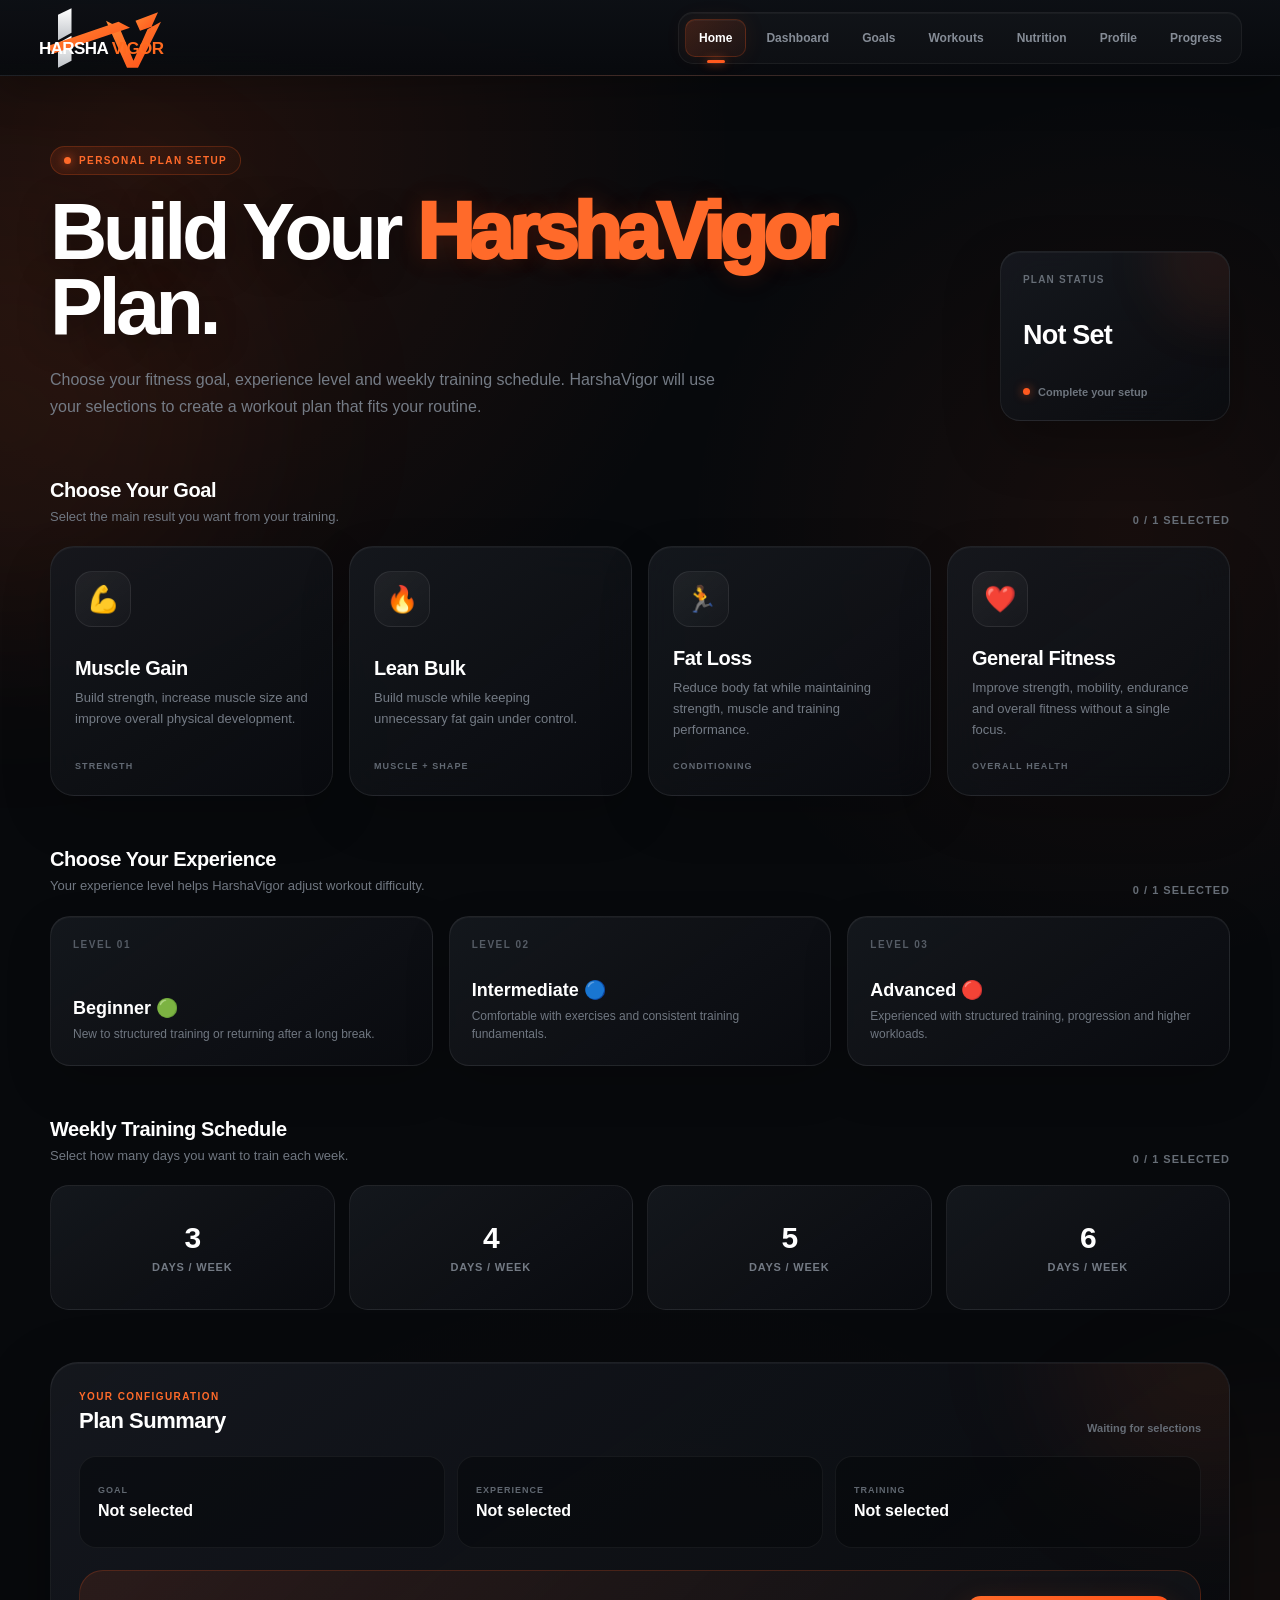
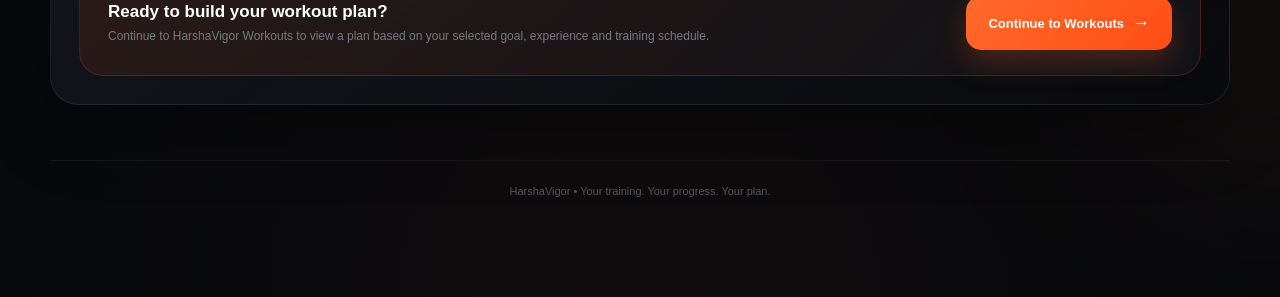
<file: home.html>
<!DOCTYPE html>
<html lang="en">
<head>
    <meta charset="UTF-8">

    <meta
        name="viewport"
        content="width=device-width, initial-scale=1.0"
    >

    <title>HarshaVigor - Setup Your Plan</title>

    <style>
        * {
            box-sizing: border-box;
            margin: 0;
            padding: 0;
        }

        html {
            scroll-behavior: smooth;
        }

        body {
            min-height: 100vh;
            width: 100%;
            margin: 0;

            font-family:
                Inter,
                -apple-system,
                BlinkMacSystemFont,
                "Segoe UI",
                Roboto,
                Arial,
                sans-serif;

            background:
                radial-gradient(
                    circle at 12% 8%,
                    rgba(255, 90, 31, 0.11),
                    transparent 28%
                ),
                radial-gradient(
                    circle at 88% 28%,
                    rgba(255, 90, 31, 0.065),
                    transparent 25%
                ),
                radial-gradient(
                    circle at 50% 100%,
                    rgba(255, 90, 31, 0.035),
                    transparent 32%
                ),
                #07090c;

            color: #ffffff;
            overflow-x: hidden;
        }

        button,
        input,
        select {
            font: inherit;
        }

        button {
            border: 0;
        }

        /* =========================================================
           NAVIGATION
        ========================================================= */

        header {
            position: relative;
            z-index: 1000;

            width: 100%;
            min-height: 76px;

            display: flex;
            align-items: center;

            padding: 0 38px;

            background:
                linear-gradient(
                    180deg,
                    rgba(13, 16, 21, 0.97),
                    rgba(8, 10, 14, 0.93)
                );

            border-bottom: 1px solid rgba(255, 255, 255, 0.07);

            box-shadow:
                0 12px 40px rgba(0, 0, 0, 0.28);

            backdrop-filter: blur(20px);
            -webkit-backdrop-filter: blur(20px);
        }

        header::after {
            content: "";

            position: absolute;
            left: 0;
            right: 0;
            bottom: -1px;

            height: 1px;

            background:
                linear-gradient(
                    90deg,
                    transparent,
                    rgba(255, 90, 31, 0.15),
                    transparent
                );

            pointer-events: none;
        }

        /* =========================================================
           PREMIUM INLINE LOGO
        ========================================================= */

        .brand-logo {
            width: 215px;
            height: 64px;

            display: flex;
            align-items: center;

            flex-shrink: 0;

            overflow: visible;
        }

        .brand-logo svg {
            width: 100%;
            height: 100%;

            display: block;

            overflow: visible;
        }

        .brand-logo-mark {
            transform-origin: center;
            transition: transform 0.3s ease;
        }

        .brand-logo:hover .brand-logo-mark {
            transform: scale(1.04);
        }

        /* =========================================================
           NAV LINKS
        ========================================================= */

        .nav-links {
            margin-left: auto;

            display: flex;
            align-items: center;
            gap: 7px;

            padding: 6px;

            border: 1px solid rgba(255, 255, 255, 0.055);
            border-radius: 15px;

            background: rgba(255, 255, 255, 0.025);

            box-shadow:
                inset 0 1px 0 rgba(255, 255, 255, 0.035);
        }

        .nav-links a {
            position: relative;

            display: flex;
            align-items: center;

            min-height: 38px;

            padding: 0 13px;

            border-radius: 10px;

            color: #858c96;

            text-decoration: none;

            font-size: 12px;
            font-weight: 700;

            white-space: nowrap;

            transition:
                color 0.25s ease,
                background 0.25s ease,
                box-shadow 0.25s ease,
                transform 0.25s ease;
        }

        .nav-links a:hover {
            color: #ffffff;

            background: rgba(255, 255, 255, 0.055);

            transform: translateY(-1px);
        }

        .nav-links a.active {
            color: #ffffff;

            background:
                linear-gradient(
                    135deg,
                    rgba(255, 90, 31, 0.19),
                    rgba(255, 90, 31, 0.06)
                );

            border: 1px solid rgba(255, 90, 31, 0.20);

            box-shadow:
                0 0 22px rgba(255, 90, 31, 0.08),
                inset 0 1px 0 rgba(255, 255, 255, 0.04);
        }

        .nav-links a.active::after {
            content: "";

            position: absolute;

            left: 50%;
            bottom: -7px;

            width: 18px;
            height: 3px;

            transform: translateX(-50%);

            border-radius: 999px;

            background: #ff5a1f;

            box-shadow:
                0 0 10px rgba(255, 90, 31, 0.7);
        }

        /* =========================================================
           MOBILE MENU
        ========================================================= */

        .mobile-menu-button {
            display: none;

            align-items: center;
            justify-content: center;

            width: 44px;
            height: 44px;

            margin-left: auto;

            background: rgba(255, 255, 255, 0.035);

            border: 1px solid rgba(255, 255, 255, 0.09);
            border-radius: 12px;

            color: #ffffff;

            font-size: 21px;

            cursor: pointer;
        }

        /* =========================================================
           PAGE
        ========================================================= */

        .setup-page {
            position: relative;

            min-height: calc(100vh - 76px);

            padding: 70px 24px 100px;

            width: 100%;

            overflow: hidden;
        }

        .setup-page::before {
            content: "";

            position: absolute;

            width: 440px;
            height: 440px;

            top: 120px;
            left: -210px;

            border-radius: 50%;

            background: rgba(255, 90, 31, 0.075);

            filter: blur(105px);

            pointer-events: none;
        }

        .setup-page::after {
            content: "";

            position: absolute;

            width: 390px;
            height: 390px;

            right: -190px;
            bottom: 80px;

            border-radius: 50%;

            background: rgba(255, 120, 45, 0.05);

            filter: blur(105px);

            pointer-events: none;
        }

        .setup-container {
            position: relative;

            z-index: 2;

            width: min(1180px, calc(100% - 10px));

            max-width: 1180px;

            margin: 0 auto;
        }

        /* =========================================================
           HERO
        ========================================================= */

        .setup-hero {
            display: grid;

            grid-template-columns:
                minmax(0, 1fr)
                230px;

            gap: 40px;

            align-items: end;

            margin-bottom: 58px;
        }

        .hero-content {
            max-width: 800px;
        }

        .hero-label {
            display: inline-flex;
            align-items: center;
            gap: 8px;

            margin-bottom: 20px;

            padding: 8px 13px;

            border: 1px solid rgba(255, 90, 31, 0.22);

            border-radius: 999px;

            background:
                linear-gradient(
                    135deg,
                    rgba(255, 90, 31, 0.13),
                    rgba(255, 90, 31, 0.035)
                );

            color: #ff6a2a;

            font-size: 10px;
            font-weight: 850;

            letter-spacing: 1.4px;

            text-transform: uppercase;
        }

        .hero-label::before {
            content: "";

            width: 7px;
            height: 7px;

            border-radius: 50%;

            background: #ff6a2a;

            box-shadow:
                0 0 10px rgba(255, 90, 31, 0.85);
        }

        /* =========================================================
           PREMIUM HERO TITLE
        ========================================================= */

        .setup-title {
            max-width: 950px;

            margin: 0 0 22px;

            font-size: clamp(52px, 6.2vw, 82px);

            line-height: 0.94;

            font-weight: 900;

            letter-spacing: -4.5px;

            color: #ffffff;

            text-shadow:
                0 6px 35px rgba(0, 0, 0, 0.38);
        }

        .brand-title {
            display: inline-block;

            color: #ff6a2a;

            font-weight: 950;

            letter-spacing: -5px;

            text-shadow:
                0 0 25px rgba(255, 90, 31, 0.15),
                0 0 55px rgba(255, 90, 31, 0.06);
        }

        .hero-content > p {
            max-width: 680px;

            color: #747b85;

            font-size: 16px;

            line-height: 1.7;
        }

        /* =========================================================
           STATUS
        ========================================================= */

        .hero-status {
            position: relative;

            min-height: 170px;

            padding: 22px;

            display: flex;
            flex-direction: column;
            justify-content: space-between;

            border: 1px solid rgba(255, 255, 255, 0.075);

            border-radius: 20px;

            background:
                linear-gradient(
                    145deg,
                    rgba(22, 25, 31, 0.92),
                    rgba(10, 12, 16, 0.82)
                );

            box-shadow:
                0 22px 55px rgba(0, 0, 0, 0.28),
                inset 0 1px 0 rgba(255, 255, 255, 0.045);

            backdrop-filter: blur(20px);
            -webkit-backdrop-filter: blur(20px);

            overflow: hidden;
        }

        .hero-status::before {
            content: "";

            position: absolute;

            width: 130px;
            height: 130px;

            right: -55px;
            top: -55px;

            border-radius: 50%;

            background: rgba(255, 90, 31, 0.07);

            filter: blur(25px);
        }

        .status-label {
            position: relative;
            z-index: 2;

            color: #666d76;

            font-size: 10px;
            font-weight: 800;

            letter-spacing: 1.2px;

            text-transform: uppercase;
        }

        .status-value {
            position: relative;
            z-index: 2;

            font-size: 27px;
            font-weight: 850;

            letter-spacing: -0.8px;

            color: #ffffff;
        }

        .status-bottom {
            position: relative;
            z-index: 2;

            display: flex;
            align-items: center;
            gap: 8px;

            color: #6e757e;

            font-size: 11px;
            font-weight: 600;
        }

        .status-dot {
            width: 7px;
            height: 7px;

            border-radius: 50%;

            background: #ff5a1f;

            box-shadow:
                0 0 10px rgba(255, 90, 31, 0.7);
        }

        /* =========================================================
           SECTIONS
        ========================================================= */

        .setup-section {
            margin-bottom: 52px;
        }

        .section-heading {
            display: flex;

            justify-content: space-between;
            align-items: end;

            gap: 20px;

            margin-bottom: 20px;
        }

        .section-heading h2 {
            margin: 0;

            font-size: 20px;

            letter-spacing: -0.4px;

            font-weight: 800;

            color: #ffffff;
        }

        .section-heading p {
            margin-top: 5px;

            color: #707781;

            font-size: 13px;

            line-height: 1.5;
        }

        .section-counter {
            color: #666d76;

            font-size: 11px;

            font-weight: 700;

            letter-spacing: 1px;

            text-transform: uppercase;

            white-space: nowrap;
        }

        /* =========================================================
           OPTION GRID
        ========================================================= */

        .option-grid {
            display: grid;

            grid-template-columns:
                repeat(4, minmax(0, 1fr));

            gap: 16px;
        }

        .option-card {
            position: relative;

            min-width: 0;
            min-height: 245px;

            padding: 24px;

            display: flex;
            flex-direction: column;

            justify-content: space-between;

            border: 1px solid rgba(255, 255, 255, 0.075);

            border-radius: 24px;

            background:
                linear-gradient(
                    145deg,
                    rgba(22, 25, 31, 0.88),
                    rgba(10, 12, 16, 0.80)
                );

            box-shadow:
                0 20px 50px rgba(0, 0, 0, 0.20),
                inset 0 1px 0 rgba(255, 255, 255, 0.035);

            backdrop-filter: blur(20px);
            -webkit-backdrop-filter: blur(20px);

            cursor: pointer;

            overflow: hidden;

            transition:
                transform 0.28s ease,
                border-color 0.28s ease,
                box-shadow 0.28s ease;
        }

        .option-card::before {
            content: "";

            position: absolute;

            width: 150px;
            height: 150px;

            right: -70px;
            top: -70px;

            border-radius: 50%;

            background: rgba(255, 90, 31, 0);

            filter: blur(30px);

            transition: background 0.3s ease;
        }

        .option-card:hover {
            transform: translateY(-7px);

            border-color: rgba(255, 90, 31, 0.28);

            box-shadow:
                0 25px 60px rgba(0, 0, 0, 0.32),
                0 0 30px rgba(255, 90, 31, 0.07),
                inset 0 1px 0 rgba(255, 255, 255, 0.05);
        }

        .option-card:hover::before {
            background: rgba(255, 90, 31, 0.08);
        }

        .option-card.selected {
            border-color: rgba(255, 90, 31, 0.55);

            background:
                linear-gradient(
                    145deg,
                    rgba(255, 90, 31, 0.13),
                    rgba(22, 25, 31, 0.90)
                );

            box-shadow:
                0 25px 70px rgba(0, 0, 0, 0.38),
                0 0 35px rgba(255, 90, 31, 0.10);
        }

        .option-card.selected::before {
            background: rgba(255, 90, 31, 0.12);
        }

        .option-top {
            position: relative;
            z-index: 2;

            display: flex;

            align-items: flex-start;

            justify-content: space-between;

            gap: 12px;
        }

        .option-icon {
            width: 56px;
            height: 56px;

            display: flex;

            align-items: center;
            justify-content: center;

            border-radius: 17px;

            border: 1px solid rgba(255, 255, 255, 0.07);

            background:
                linear-gradient(
                    145deg,
                    rgba(255, 255, 255, 0.055),
                    rgba(255, 255, 255, 0.018)
                );

            font-size: 26px;
        }

        .option-card:hover .option-icon,
        .option-card.selected .option-icon {
            border-color: rgba(255, 90, 31, 0.25);

            background:
                linear-gradient(
                    145deg,
                    rgba(255, 90, 31, 0.16),
                    rgba(255, 90, 31, 0.04)
                );
        }

        .check-badge {
            width: 27px;
            height: 27px;

            display: none;

            align-items: center;
            justify-content: center;

            border-radius: 50%;

            background: #ff5a1f;

            color: #ffffff;

            font-size: 13px;
            font-weight: 900;

            box-shadow:
                0 0 18px rgba(255, 90, 31, 0.38);
        }

        .option-card.selected .check-badge {
            display: flex;
        }

        .option-content {
            position: relative;
            z-index: 2;

            margin-top: 20px;
        }

        .option-content h3 {
            margin-bottom: 8px;

            color: #ffffff;

            font-size: 20px;

            line-height: 1.15;

            letter-spacing: -0.45px;

            font-weight: 820;
        }

        .option-content p {
            color: #747b85;

            font-size: 13px;

            line-height: 1.6;
        }

        .option-footer {
            position: relative;
            z-index: 2;

            display: flex;

            align-items: center;

            justify-content: space-between;

            gap: 10px;

            margin-top: 20px;
        }

        .option-tag {
            color: #626973;

            font-size: 9px;

            font-weight: 800;

            letter-spacing: 1.1px;

            text-transform: uppercase;
        }

        .selected-text {
            opacity: 0;

            color: #ff6a2a;

            font-size: 10px;

            font-weight: 850;

            letter-spacing: 0.8px;

            text-transform: uppercase;

            transition: opacity 0.2s ease;
        }

        .option-card.selected .selected-text {
            opacity: 1;
        }

        /* =========================================================
           EXPERIENCE
        ========================================================= */

        .experience-grid {
            display: grid;

            grid-template-columns:
                repeat(3, minmax(0, 1fr));

            gap: 16px;
        }

        .experience-card {
            position: relative;

            min-width: 0;
            min-height: 150px;

            padding: 22px;

            display: flex;

            flex-direction: column;

            justify-content: space-between;

            border-radius: 20px;

            border: 1px solid rgba(255, 255, 255, 0.075);

            background:
                linear-gradient(
                    145deg,
                    rgba(22, 25, 31, 0.88),
                    rgba(10, 12, 16, 0.80)
                );

            box-shadow:
                0 18px 45px rgba(0, 0, 0, 0.18),
                inset 0 1px 0 rgba(255, 255, 255, 0.035);

            cursor: pointer;

            transition:
                transform 0.25s ease,
                border-color 0.25s ease,
                box-shadow 0.25s ease;
        }

        .experience-card:hover {
            transform: translateY(-5px);

            border-color: rgba(255, 90, 31, 0.25);

            box-shadow:
                0 24px 55px rgba(0, 0, 0, 0.30),
                0 0 25px rgba(255, 90, 31, 0.06);
        }

        .experience-card.selected {
            border-color: rgba(255, 90, 31, 0.55);

            background:
                linear-gradient(
                    145deg,
                    rgba(255, 90, 31, 0.12),
                    rgba(18, 21, 27, 0.92)
                );
        }

        .experience-number {
            color: #555c65;

            font-size: 10px;

            font-weight: 850;

            letter-spacing: 1.5px;
        }

        .experience-card h3 {
            margin-top: 12px;

            color: #ffffff;

            font-size: 18px;

            font-weight: 800;
        }

        .experience-card p {
            margin-top: 6px;

            color: #707781;

            font-size: 12px;

            line-height: 1.5;
        }

        /* =========================================================
           TRAINING DAYS
        ========================================================= */

        .days-grid {
            display: grid;

            grid-template-columns:
                repeat(4, minmax(0, 1fr));

            gap: 14px;
        }

        .day-card {
            position: relative;

            min-width: 0;
            min-height: 125px;

            padding: 20px;

            display: flex;

            flex-direction: column;

            align-items: center;

            justify-content: center;

            text-align: center;

            border-radius: 19px;

            border: 1px solid rgba(255, 255, 255, 0.075);

            background:
                linear-gradient(
                    145deg,
                    rgba(22, 25, 31, 0.88),
                    rgba(10, 12, 16, 0.80)
                );

            cursor: pointer;

            transition:
                transform 0.25s ease,
                border-color 0.25s ease,
                box-shadow 0.25s ease;
        }

        .day-card:hover {
            transform: translateY(-5px);

            border-color: rgba(255, 90, 31, 0.28);
        }

        .day-card.selected {
            border-color: rgba(255, 90, 31, 0.55);

            background:
                linear-gradient(
                    145deg,
                    rgba(255, 90, 31, 0.14),
                    rgba(18, 21, 27, 0.92)
                );
        }

        .day-number {
            color: #ffffff;

            font-size: 30px;

            font-weight: 850;

            line-height: 1;

            letter-spacing: -1px;
        }

        .day-label {
            margin-top: 8px;

            color: #737a84;

            font-size: 11px;

            font-weight: 700;

            text-transform: uppercase;

            letter-spacing: 0.8px;
        }

        .day-card.selected .day-label {
            color: #ff6a2a;
        }

        /* =========================================================
           SUMMARY
        ========================================================= */

        .summary-panel {
            position: relative;

            margin-top: 8px;

            padding: 28px;

            border-radius: 28px;

            border: 1px solid rgba(255, 255, 255, 0.075);

            background:
                linear-gradient(
                    145deg,
                    rgba(22, 25, 31, 0.92),
                    rgba(8, 10, 14, 0.88)
                );

            box-shadow:
                0 25px 70px rgba(0, 0, 0, 0.32),
                inset 0 1px 0 rgba(255, 255, 255, 0.045);

            overflow: hidden;
        }

        .summary-panel::before {
            content: "";

            position: absolute;

            width: 300px;
            height: 300px;

            right: -130px;
            top: -160px;

            border-radius: 50%;

            background: rgba(255, 90, 31, 0.075);

            filter: blur(65px);
        }

        .summary-header {
            position: relative;
            z-index: 2;

            display: flex;

            align-items: flex-end;

            justify-content: space-between;

            gap: 20px;

            margin-bottom: 22px;
        }

        .summary-header p {
            color: #ff6a2a;

            font-size: 10px;

            font-weight: 850;

            letter-spacing: 1.4px;

            text-transform: uppercase;

            margin-bottom: 6px;
        }

        .summary-header h2 {
            color: #ffffff;

            font-size: 22px;

            font-weight: 820;

            letter-spacing: -0.5px;
        }

        .summary-header span {
            color: #656c75;

            font-size: 11px;

            font-weight: 700;
        }

        .summary-grid {
            position: relative;
            z-index: 2;

            display: grid;

            grid-template-columns:
                repeat(3, minmax(0, 1fr));

            gap: 12px;
        }

        .summary-item {
            min-width: 0;
            min-height: 92px;

            padding: 18px;

            display: flex;

            flex-direction: column;

            justify-content: center;

            border-radius: 17px;

            border: 1px solid rgba(255, 255, 255, 0.055);

            background: rgba(5, 7, 10, 0.48);
        }

        .summary-item span {
            color: #606770;

            font-size: 9px;

            font-weight: 800;

            letter-spacing: 1px;

            text-transform: uppercase;

            margin-bottom: 7px;
        }

        .summary-item strong {
            color: #ffffff;

            font-size: 16px;

            font-weight: 800;

            word-break: break-word;
        }

        /* =========================================================
           CTA
        ========================================================= */

        .action-bar {
            position: relative;

            margin-top: 22px;

            padding: 25px 28px;

            display: flex;

            align-items: center;

            justify-content: space-between;

            gap: 25px;

            border-radius: 24px;

            border: 1px solid rgba(255, 90, 31, 0.20);

            background:
                linear-gradient(
                    135deg,
                    rgba(255, 90, 31, 0.105),
                    rgba(17, 20, 25, 0.88)
                );
        }

        .action-copy {
            max-width: 620px;
        }

        .action-copy h3 {
            color: #ffffff;

            font-size: 17px;

            font-weight: 800;

            margin-bottom: 5px;
        }

        .action-copy p {
            color: #737a84;

            font-size: 12px;

            line-height: 1.55;
        }

        .continue-button {
            min-width: 205px;

            min-height: 54px;

            padding: 0 22px;

            display: inline-flex;

            align-items: center;
            justify-content: center;

            gap: 9px;

            border-radius: 15px;

            background:
                linear-gradient(
                    135deg,
                    #ff6a2a,
                    #ff4d16
                );

            color: #ffffff;

            font-size: 13px;

            font-weight: 850;

            cursor: pointer;

            box-shadow:
                0 12px 30px rgba(255, 90, 31, 0.25);

            transition:
                transform 0.25s ease,
                box-shadow 0.25s ease;
        }

        .continue-button:hover {
            transform: translateY(-3px);

            box-shadow:
                0 18px 38px rgba(255, 90, 31, 0.32);
        }

        .continue-arrow {
            font-size: 17px;

            transition: transform 0.25s ease;
        }

        .continue-button:hover .continue-arrow {
            transform: translateX(4px);
        }

        /* =========================================================
           FOOTER
        ========================================================= */

        .page-footer {
            margin-top: 55px;

            padding-top: 24px;

            border-top: 1px solid rgba(255, 255, 255, 0.055);

            text-align: center;

            color: #4f565f;

            font-size: 11px;
        }

        /* =========================================================
           RESPONSIVE
        ========================================================= */

        @media screen and (max-width: 1050px) {

            .option-grid {
                grid-template-columns:
                    repeat(2, minmax(0, 1fr));
            }

            .setup-hero {
                grid-template-columns:
                    minmax(0, 1fr)
                    205px;
            }

            .nav-links a {
                padding-left: 9px;
                padding-right: 9px;
            }
        }

        @media screen and (max-width: 820px) {

            header {
                min-height: 70px;
                padding: 0 20px;
            }

            .brand-logo {
                width: 185px;
                height: 60px;
            }

            .mobile-menu-button {
                display: flex;
            }

            .nav-links {
                display: none;

                position: absolute;

                top: calc(100% + 8px);

                left: 12px;
                right: 12px;

                flex-direction: column;

                align-items: stretch;

                gap: 5px;

                padding: 10px;

                margin: 0;

                border: 1px solid rgba(255, 255, 255, 0.08);

                border-radius: 18px;

                background:
                    linear-gradient(
                        145deg,
                        rgba(16, 19, 25, 0.99),
                        rgba(8, 10, 14, 0.99)
                    );

                box-shadow:
                    0 25px 70px rgba(0, 0, 0, 0.55);

                z-index: 10000;
            }

            .nav-links.mobile-open {
                display: flex;
            }

            .nav-links a {
                width: auto;

                min-height: 46px;

                padding: 0 15px;

                font-size: 13px;
            }

            .nav-links a.active::after {
                left: auto;
                right: 13px;
                bottom: 50%;

                width: 4px;
                height: 18px;

                transform: translateY(50%);
            }

            .setup-page {
                padding: 55px 18px 80px;
            }

            .setup-container {
                width: 100%;
            }

            .setup-hero {
                grid-template-columns: 1fr;

                gap: 24px;

                margin-bottom: 48px;
            }

            .hero-status {
                width: 100%;
                min-height: 145px;
            }

            .summary-grid {
                grid-template-columns:
                    repeat(3, minmax(0, 1fr));
            }
        }

        @media screen and (max-width: 620px) {

            header {
                min-height: 68px;
                padding: 0 16px;
            }

            .brand-logo {
                width: 165px;
                height: 57px;
            }

            .setup-page {
                padding: 45px 14px 65px;
            }

            .setup-title {
                font-size: clamp(42px, 13vw, 60px);
                letter-spacing: -3px;
            }

            .brand-title {
                letter-spacing: -3.4px;
            }

            .hero-content > p {
                font-size: 14px;
            }

            .section-heading {
                align-items: flex-start;
                flex-direction: column;
                gap: 8px;
            }

            .option-grid,
            .experience-grid {
                grid-template-columns: 1fr;
                gap: 13px;
            }

            .option-card {
                min-height: 215px;
                padding: 21px;
            }

            .experience-card {
                min-height: 125px;
            }

            .days-grid {
                grid-template-columns:
                    repeat(2, minmax(0, 1fr));

                gap: 12px;
            }

            .day-card {
                min-height: 115px;
            }

            .summary-panel {
                padding: 21px;
                border-radius: 23px;
            }

            .summary-header {
                align-items: flex-start;
                flex-direction: column;
                gap: 7px;
            }

            .summary-grid {
                grid-template-columns: 1fr;
                gap: 10px;
            }

            .summary-item {
                min-height: 78px;
            }

            .action-bar {
                padding: 21px;

                align-items: stretch;
                flex-direction: column;

                gap: 18px;

                border-radius: 22px;
            }

            .continue-button {
                width: 100%;
                min-width: 0;
            }
        }

        @media screen and (max-width: 390px) {

            .brand-logo {
                width: 150px;
            }

            .days-grid {
                grid-template-columns: 1fr;
            }

            .setup-title {
                font-size: 42px;
            }
        }
    </style>
</head>

<body>

    <!-- =========================================================
         NAVIGATION
    ========================================================= -->

    <header>

        <!-- INLINE HARSHA VIGOR LOGO
             No PNG required -->
        <div class="brand-logo" aria-label="HarshaVigor">

            <svg
                viewBox="0 0 430 125"
                xmlns="http://www.w3.org/2000/svg"
                role="img"
                aria-label="HarshaVigor"
            >

                <defs>

                    <linearGradient
                        id="orangeLogo"
                        x1="0"
                        y1="0"
                        x2="1"
                        y2="1"
                    >
                        <stop
                            offset="0%"
                            stop-color="#ff8a35"
                        />

                        <stop
                            offset="100%"
                            stop-color="#ff4d16"
                        />
                    </linearGradient>

                    <linearGradient
                        id="whiteLogo"
                        x1="0"
                        y1="0"
                        x2="0"
                        y2="1"
                    >
                        <stop
                            offset="0%"
                            stop-color="#ffffff"
                        />

                        <stop
                            offset="100%"
                            stop-color="#bfc3c8"
                        />
                    </linearGradient>

                </defs>


                <!-- HV MARK -->

                <g
                    class="brand-logo-mark"
                    transform="translate(10 3)"
                >

                    <!-- H -->

                    <path
                        d="M30 13 L57 0 L57 49 L30 64 Z"
                        fill="url(#whiteLogo)"
                    />

                    <path
                        d="M30 70 L57 55 L57 105 L30 119 Z"
                        fill="url(#whiteLogo)"
                    />

                    <!-- V -->

                    <path
                        d="M126 25 L153 39 L181 105 L209 42 L236 27 L190 119 L168 119 Z"
                        fill="url(#orangeLogo)"
                    />

                    <!-- diagonal accent -->

                    <path
                        d="M8 76 L151 27 L174 39 L20 91 Z"
                        fill="url(#orangeLogo)"
                    />

                    <!-- arrow -->

                    <path
                        d="M185 25 L230 8 L211 50 L220 36 L194 45 Z"
                        fill="url(#orangeLogo)"
                    />

                </g>


                <!-- BRAND NAME -->

                <text
                    x="2"
                    y="94"
                    font-family="Arial, Helvetica, sans-serif"
                    font-size="34"
                    font-weight="900"
                    letter-spacing="-1.2"
                >
                    <tspan fill="#ffffff">
                        HARSHA
                    </tspan>

                    <tspan fill="#ff6a1f">
                        VIGOR
                    </tspan>
                </text>

            </svg>

        </div>


        <nav
            class="nav-links"
            id="mainNav"
        >
            <a href="home.html" class="active">
                Home
            </a>

            <a href="index.html">
                Dashboard
            </a>

            <a href="goals.html">
                Goals
            </a>

            <a href="workouts.html">
                Workouts
            </a>

            <a href="nutrition.html">
                Nutrition
            </a>

            <a href="profile.html">
                Profile
            </a>

            <a href="progress.html">
                Progress
            </a>
        </nav>


        <button
            type="button"
            class="mobile-menu-button"
            id="mobileMenuButton"
            aria-label="Open navigation"
            aria-expanded="false"
        >
            ☰
        </button>

    </header>


    <!-- =========================================================
         MAIN
    ========================================================= -->

    <main class="setup-page">

        <div class="setup-container">

            <!-- HERO -->

            <section class="setup-hero">

                <div class="hero-content">

                    <div class="hero-label">
                        Personal Plan Setup
                    </div>


                    <h1 class="setup-title">
                        Build Your
                        <span class="brand-title">
                            HarshaVigor
                        </span>
                        Plan.
                    </h1>


                    <p>
                        Choose your fitness goal, experience level and weekly
                        training schedule. HarshaVigor will use your selections
                        to create a workout plan that fits your routine.
                    </p>

                </div>


                <div class="hero-status">

                    <span class="status-label">
                        Plan Status
                    </span>

                    <strong
                        class="status-value"
                        id="planStatus"
                    >
                        Not Set
                    </strong>

                    <div class="status-bottom">

                        <span class="status-dot"></span>

                        <span id="statusDescription">
                            Complete your setup
                        </span>

                    </div>

                </div>

            </section>


            <!-- =====================================================
                 GOAL
            ====================================================== -->

            <section class="setup-section">

                <div class="section-heading">

                    <div>

                        <h2>
                            Choose Your Goal
                        </h2>

                        <p>
                            Select the main result you want from your training.
                        </p>

                    </div>

                    <span
                        class="section-counter"
                        id="goalCounter"
                    >
                        0 / 1 Selected
                    </span>

                </div>


                <div class="option-grid">

                    <div
                        class="option-card"
                        data-goal="Muscle Gain"
                        onclick="selectGoal('Muscle Gain', this)"
                    >

                        <div class="option-top">

                            <div class="option-icon">
                                💪
                            </div>

                            <div class="check-badge">
                                ✓
                            </div>

                        </div>

                        <div class="option-content">

                            <h3>
                                Muscle Gain
                            </h3>

                            <p>
                                Build strength, increase muscle size and
                                improve overall physical development.
                            </p>

                        </div>

                        <div class="option-footer">

                            <span class="option-tag">
                                Strength
                            </span>

                            <span class="selected-text">
                                Selected
                            </span>

                        </div>

                    </div>


                    <div
                        class="option-card"
                        data-goal="Lean Bulk"
                        onclick="selectGoal('Lean Bulk', this)"
                    >

                        <div class="option-top">

                            <div class="option-icon">
                                🔥
                            </div>

                            <div class="check-badge">
                                ✓
                            </div>

                        </div>

                        <div class="option-content">

                            <h3>
                                Lean Bulk
                            </h3>

                            <p>
                                Build muscle while keeping unnecessary
                                fat gain under control.
                            </p>

                        </div>

                        <div class="option-footer">

                            <span class="option-tag">
                                Muscle + Shape
                            </span>

                            <span class="selected-text">
                                Selected
                            </span>

                        </div>

                    </div>


                    <div
                        class="option-card"
                        data-goal="Fat Loss"
                        onclick="selectGoal('Fat Loss', this)"
                    >

                        <div class="option-top">

                            <div class="option-icon">
                                🏃
                            </div>

                            <div class="check-badge">
                                ✓
                            </div>

                        </div>

                        <div class="option-content">

                            <h3>
                                Fat Loss
                            </h3>

                            <p>
                                Reduce body fat while maintaining strength,
                                muscle and training performance.
                            </p>

                        </div>

                        <div class="option-footer">

                            <span class="option-tag">
                                Conditioning
                            </span>

                            <span class="selected-text">
                                Selected
                            </span>

                        </div>

                    </div>


                    <div
                        class="option-card"
                        data-goal="General Fitness"
                        onclick="selectGoal('General Fitness', this)"
                    >

                        <div class="option-top">

                            <div class="option-icon">
                                ❤️
                            </div>

                            <div class="check-badge">
                                ✓
                            </div>

                        </div>

                        <div class="option-content">

                            <h3>
                                General Fitness
                            </h3>

                            <p>
                                Improve strength, mobility, endurance and
                                overall fitness without a single focus.
                            </p>

                        </div>

                        <div class="option-footer">

                            <span class="option-tag">
                                Overall Health
                            </span>

                            <span class="selected-text">
                                Selected
                            </span>

                        </div>

                    </div>

                </div>

            </section>


            <!-- =====================================================
                 EXPERIENCE
            ====================================================== -->

            <section class="setup-section">

                <div class="section-heading">

                    <div>

                        <h2>
                            Choose Your Experience
                        </h2>

                        <p>
                            Your experience level helps HarshaVigor adjust
                            workout difficulty.
                        </p>

                    </div>

                    <span
                        class="section-counter"
                        id="levelCounter"
                    >
                        0 / 1 Selected
                    </span>

                </div>


                <div class="experience-grid">

                    <div
                        class="experience-card"
                        data-level="Beginner"
                        onclick="selectLevel('Beginner', this)"
                    >

                        <span class="experience-number">
                            LEVEL 01
                        </span>

                        <div>

                            <h3>
                                Beginner 🟢
                            </h3>

                            <p>
                                New to structured training or returning
                                after a long break.
                            </p>

                        </div>

                    </div>


                    <div
                        class="experience-card"
                        data-level="Intermediate"
                        onclick="selectLevel('Intermediate', this)"
                    >

                        <span class="experience-number">
                            LEVEL 02
                        </span>

                        <div>

                            <h3>
                                Intermediate 🔵
                            </h3>

                            <p>
                                Comfortable with exercises and consistent
                                training fundamentals.
                            </p>

                        </div>

                    </div>


                    <div
                        class="experience-card"
                        data-level="Advanced"
                        onclick="selectLevel('Advanced', this)"
                    >

                        <span class="experience-number">
                            LEVEL 03
                        </span>

                        <div>

                            <h3>
                                Advanced 🔴
                            </h3>

                            <p>
                                Experienced with structured training,
                                progression and higher workloads.
                            </p>

                        </div>

                    </div>

                </div>

            </section>


            <!-- =====================================================
                 TRAINING DAYS
            ====================================================== -->

            <section class="setup-section">

                <div class="section-heading">

                    <div>

                        <h2>
                            Weekly Training Schedule
                        </h2>

                        <p>
                            Select how many days you want to train each week.
                        </p>

                    </div>

                    <span
                        class="section-counter"
                        id="daysCounter"
                    >
                        0 / 1 Selected
                    </span>

                </div>


                <div class="days-grid">

                    <div
                        class="day-card"
                        data-days="3"
                        onclick="selectDays(3, this)"
                    >
                        <span class="day-number">
                            3
                        </span>

                        <span class="day-label">
                            Days / Week
                        </span>
                    </div>


                    <div
                        class="day-card"
                        data-days="4"
                        onclick="selectDays(4, this)"
                    >
                        <span class="day-number">
                            4
                        </span>

                        <span class="day-label">
                            Days / Week
                        </span>
                    </div>


                    <div
                        class="day-card"
                        data-days="5"
                        onclick="selectDays(5, this)"
                    >
                        <span class="day-number">
                            5
                        </span>

                        <span class="day-label">
                            Days / Week
                        </span>
                    </div>


                    <div
                        class="day-card"
                        data-days="6"
                        onclick="selectDays(6, this)"
                    >
                        <span class="day-number">
                            6
                        </span>

                        <span class="day-label">
                            Days / Week
                        </span>
                    </div>

                </div>

            </section>


            <!-- =====================================================
                 SUMMARY
            ====================================================== -->

            <section class="summary-panel">

                <div class="summary-header">

                    <div>

                        <p>
                            Your Configuration
                        </p>

                        <h2>
                            Plan Summary
                        </h2>

                    </div>

                    <span id="summaryStatus">
                        Waiting for selections
                    </span>

                </div>


                <div class="summary-grid">

                    <div class="summary-item">

                        <span>
                            Goal
                        </span>

                        <strong id="selectedGoal">
                            Not selected
                        </strong>

                    </div>


                    <div class="summary-item">

                        <span>
                            Experience
                        </span>

                        <strong id="selectedLevel">
                            Not selected
                        </strong>

                    </div>


                    <div class="summary-item">

                        <span>
                            Training
                        </span>

                        <strong id="selectedDays">
                            Not selected
                        </strong>

                    </div>

                </div>


                <div class="action-bar">

                    <div class="action-copy">

                        <h3>
                            Ready to build your workout plan?
                        </h3>

                        <p>
                            Continue to HarshaVigor Workouts to view a plan
                            based on your selected goal, experience and
                            training schedule.
                        </p>

                    </div>


                    <button
                        type="button"
                        class="continue-button"
                        onclick="continueToWorkout()"
                    >
                        Continue to Workouts

                        <span class="continue-arrow">
                            →
                        </span>

                    </button>

                </div>

            </section>


            <div class="page-footer">
                HarshaVigor • Your training. Your progress. Your plan.
            </div>

        </div>

    </main>


    <!-- =========================================================
         JAVASCRIPT
    ========================================================= -->

    <script>

        var selectedGoalValue = "";
        var selectedLevelValue = "";
        var selectedDaysValue = "";


        /* =========================================================
           MOBILE NAVIGATION
        ========================================================= */

        var mobileMenuButton =
            document.getElementById("mobileMenuButton");

        var mobileNav =
            document.getElementById("mainNav");


        if (mobileMenuButton && mobileNav) {

            mobileMenuButton.addEventListener(
                "click",
                function () {

                    mobileNav.classList.toggle("mobile-open");

                    var isOpen =
                        mobileNav.classList.contains("mobile-open");

                    mobileMenuButton.setAttribute(
                        "aria-expanded",
                        isOpen ? "true" : "false"
                    );

                    mobileMenuButton.textContent =
                        isOpen ? "×" : "☰";
                }
            );


            var navigationLinks =
                mobileNav.querySelectorAll("a");


            for (
                var i = 0;
                i < navigationLinks.length;
                i++
            ) {

                navigationLinks[i].addEventListener(
                    "click",
                    function () {

                        mobileNav.classList.remove(
                            "mobile-open"
                        );

                        mobileMenuButton.setAttribute(
                            "aria-expanded",
                            "false"
                        );

                        mobileMenuButton.textContent =
                            "☰";
                    }
                );
            }
        }


        /* =========================================================
           ACTIVE NAVIGATION
        ========================================================= */

        var currentPage =
            window.location.pathname
                .split("/")
                .pop()
                .toLowerCase();


        if (currentPage === "") {
            currentPage = "home.html";
        }


        var allNavigationLinks =
            document.querySelectorAll(".nav-links a");


        for (
            var navIndex = 0;
            navIndex < allNavigationLinks.length;
            navIndex++
        ) {

            var linkPage =
                allNavigationLinks[navIndex]
                    .getAttribute("href")
                    .toLowerCase();


            allNavigationLinks[navIndex]
                .classList.remove("active");


            if (linkPage === currentPage) {

                allNavigationLinks[navIndex]
                    .classList.add("active");
            }
        }


        /* =========================================================
           GOAL SELECTION
        ========================================================= */

        function selectGoal(goal, card) {

            selectedGoalValue = goal;


            var cards =
                document.querySelectorAll(
                    ".option-card"
                );


            for (
                var i = 0;
                i < cards.length;
                i++
            ) {

                cards[i].classList.remove(
                    "selected"
                );
            }


            if (card) {
                card.classList.add("selected");
            }


            localStorage.setItem(
                "fittrackGoal",
                goal
            );


            updateSummary();
        }


        /* =========================================================
           LEVEL SELECTION
        ========================================================= */

        function selectLevel(level, card) {

            selectedLevelValue = level;


            var cards =
                document.querySelectorAll(
                    ".experience-card"
                );


            for (
                var i = 0;
                i < cards.length;
                i++
            ) {

                cards[i].classList.remove(
                    "selected"
                );
            }


            if (card) {
                card.classList.add("selected");
            }


            localStorage.setItem(
                "fittrackLevel",
                level
            );


            updateSummary();
        }


        /* =========================================================
           TRAINING DAYS
        ========================================================= */

        function selectDays(days, card) {

            selectedDaysValue =
                String(days);


            var cards =
                document.querySelectorAll(
                    ".day-card"
                );


            for (
                var i = 0;
                i < cards.length;
                i++
            ) {

                cards[i].classList.remove(
                    "selected"
                );
            }


            if (card) {
                card.classList.add("selected");
            }


            localStorage.setItem(
                "fittrackDays",
                String(days)
            );


            updateSummary();
        }


        /* =========================================================
           SUMMARY
        ========================================================= */

        function updateSummary() {

            var goalElement =
                document.getElementById(
                    "selectedGoal"
                );

            var levelElement =
                document.getElementById(
                    "selectedLevel"
                );

            var daysElement =
                document.getElementById(
                    "selectedDays"
                );

            var goalCounter =
                document.getElementById(
                    "goalCounter"
                );

            var levelCounter =
                document.getElementById(
                    "levelCounter"
                );

            var daysCounter =
                document.getElementById(
                    "daysCounter"
                );

            var planStatus =
                document.getElementById(
                    "planStatus"
                );

            var statusDescription =
                document.getElementById(
                    "statusDescription"
                );

            var summaryStatus =
                document.getElementById(
                    "summaryStatus"
                );


            goalElement.textContent =
                selectedGoalValue ||
                "Not selected";


            levelElement.textContent =
                selectedLevelValue ||
                "Not selected";


            daysElement.textContent =
                selectedDaysValue
                    ? selectedDaysValue +
                      " days / week"
                    : "Not selected";


            goalCounter.textContent =
                selectedGoalValue
                    ? "1 / 1 Selected"
                    : "0 / 1 Selected";


            levelCounter.textContent =
                selectedLevelValue
                    ? "1 / 1 Selected"
                    : "0 / 1 Selected";


            daysCounter.textContent =
                selectedDaysValue
                    ? "1 / 1 Selected"
                    : "0 / 1 Selected";


            var complete =
                selectedGoalValue !== "" &&
                selectedLevelValue !== "" &&
                selectedDaysValue !== "";


            if (complete) {

                planStatus.textContent =
                    "Ready";

                statusDescription.textContent =
                    "Plan configuration complete";

                summaryStatus.textContent =
                    "Ready to continue";

                summaryStatus.style.color =
                    "#ff6a2a";

            } else {

                planStatus.textContent =
                    "Not Set";

                statusDescription.textContent =
                    "Complete your setup";

                summaryStatus.textContent =
                    "Waiting for selections";

                summaryStatus.style.color =
                    "#656c75";
            }
        }


        /* =========================================================
           RESTORE SAVED DATA
        ========================================================= */

        function restoreSavedPlan() {

            var savedGoal =
                localStorage.getItem(
                    "fittrackGoal"
                );

            var savedLevel =
                localStorage.getItem(
                    "fittrackLevel"
                );

            var savedDays =
                localStorage.getItem(
                    "fittrackDays"
                );


            if (savedGoal) {

                var goalCards =
                    document.querySelectorAll(
                        ".option-card"
                    );


                for (
                    var i = 0;
                    i < goalCards.length;
                    i++
                ) {

                    if (
                        goalCards[i]
                            .getAttribute(
                                "data-goal"
                            ) === savedGoal
                    ) {

                        selectGoal(
                            savedGoal,
                            goalCards[i]
                        );

                        break;
                    }
                }
            }


            if (savedLevel) {

                var levelCards =
                    document.querySelectorAll(
                        ".experience-card"
                    );


                for (
                    var j = 0;
                    j < levelCards.length;
                    j++
                ) {

                    if (
                        levelCards[j]
                            .getAttribute(
                                "data-level"
                            ) === savedLevel
                    ) {

                        selectLevel(
                            savedLevel,
                            levelCards[j]
                        );

                        break;
                    }
                }
            }


            if (savedDays) {

                var dayCards =
                    document.querySelectorAll(
                        ".day-card"
                    );


                for (
                    var k = 0;
                    k < dayCards.length;
                    k++
                ) {

                    if (
                        dayCards[k]
                            .getAttribute(
                                "data-days"
                            ) === String(savedDays)
                    ) {

                        selectDays(
                            savedDays,
                            dayCards[k]
                        );

                        break;
                    }
                }
            }


            updateSummary();
        }


        /* =========================================================
           CONTINUE TO WORKOUTS
        ========================================================= */

        function continueToWorkout() {

            if (
                selectedGoalValue === "" ||
                selectedLevelValue === "" ||
                selectedDaysValue === ""
            ) {

                alert(
                    "Please select your goal, experience level and training days."
                );

                return;
            }


            localStorage.setItem(
                "fittrackGoal",
                selectedGoalValue
            );

            localStorage.setItem(
                "fittrackLevel",
                selectedLevelValue
            );

            localStorage.setItem(
                "fittrackDays",
                selectedDaysValue
            );


            window.location.href =
                "workouts.html";
        }


        /* =========================================================
           INITIALIZE
        ========================================================= */

        restoreSavedPlan();

    </script>

</body>
</html>
</file>
